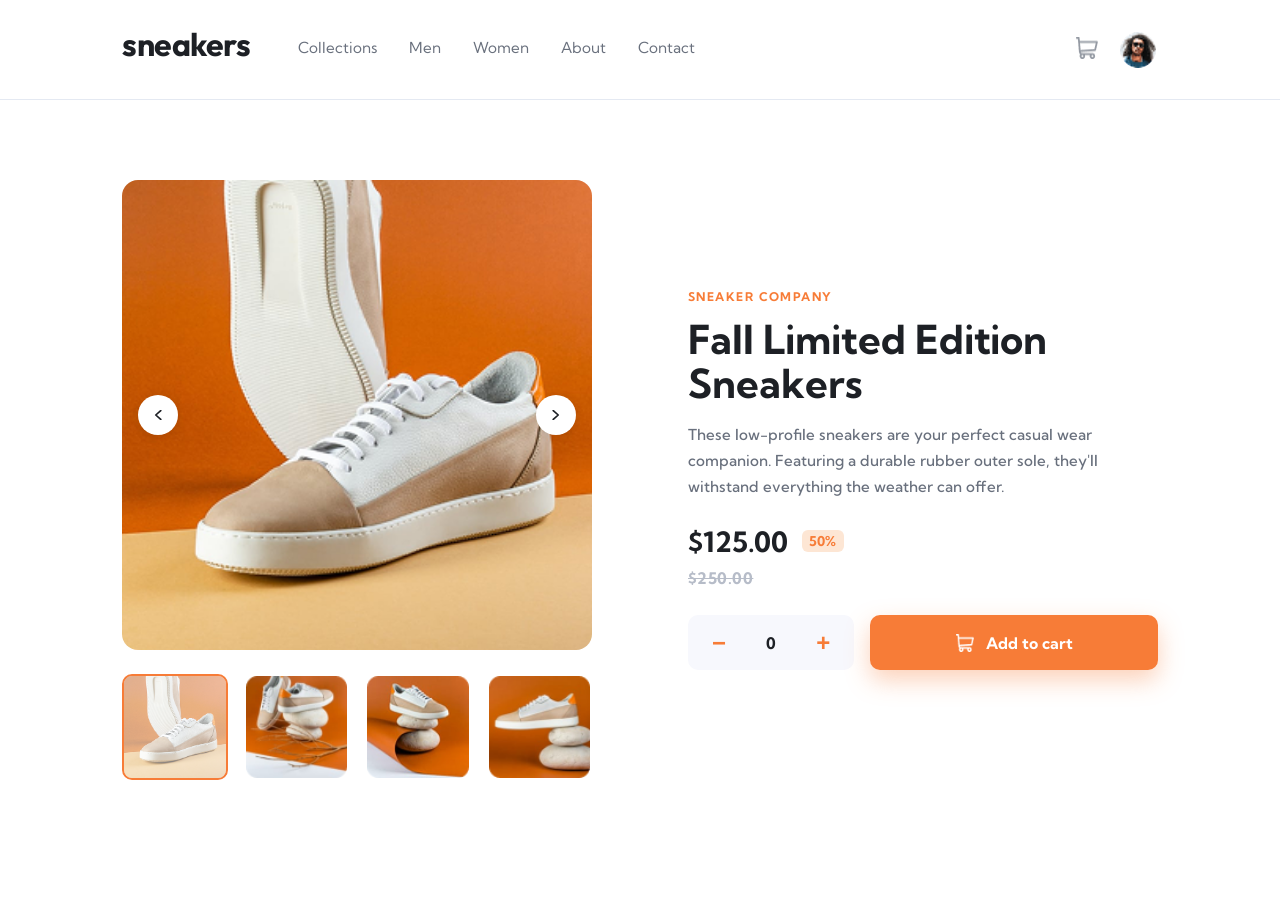
<file: index.html>
<!doctype html>
<html lang="en">
  <head>
    <meta charset="UTF-8" />
    <meta name="viewport" content="width=device-width, initial-scale=1.0" />
    <title>Sneakers</title>
    <link rel="preconnect" href="https://fonts.googleapis.com" />
    <link rel="preconnect" href="https://fonts.gstatic.com" crossorigin />
    <link
      href="https://fonts.googleapis.com/css2?family=Kumbh+Sans:wght@400;700&family=Outfit:wght@700&display=swap"
      rel="stylesheet"
    />
    <link rel="stylesheet" href="styles.css" />
  </head>
  <body>
    <header>
      <div class="nav-left">
        <button class="hamburger" aria-label="Open menu">
          <span></span>
          <span></span>
          <span></span>
        </button>
        <a href="#" class="logo">sneakers</a>
        <nav>
          <a href="#">Collections</a>
          <a href="#">Men</a>
          <a href="#">Women</a>
          <a href="#">About</a>
          <a href="#">Contact</a>
        </nav>
      </div>

      <div class="nav-right">
        <button class="cart-btn" aria-label="Open cart" id="cart-toggle">
          <img src="assets/cart-logo.png" alt="cart logo" />
          <span class="cart-count" id="cart-count" style="display: none"
            >0</span
          >
        </button>

        <div class="cart-dropdown" id="cart-dropdown">
          <div class="cart-dropdown-header">Cart</div>
          <div class="cart-dropdown-body" id="cart-body">
            <p
              style="
                color: var(--gray);
                font-size: 0.9rem;
                text-align: center;
                padding: 1rem 0;
              "
            >
              Your cart is empty.
            </p>
          </div>
        </div>

        <img src="assets/profile-pic.png" alt="User avatar" class="avatar" />
      </div>
    </header>

    <div class="overlay"></div>

<aside class="mobile-menu">
  <button id="close-menu" class="close-menu" aria-label="Close menu">
    <img src="assets/X-icon.png" alt="" />
  </button>
  <nav class="mobile-nav">
    <a href="#">Collections</a>
    <a href="#">Men</a>
    <a href="#">Women</a>
    <a href="#">About</a>
    <a href="#">Contact</a>
  </nav>
</aside>

    <main>
      <section class="gallery">
        <div class="gallery-main">
          <img
            src="assets/image1.png"
            alt="Fall Limited Edition Sneakers"
            id="main-img"
          />
          <button
            class="gallery-nav gallery-prev"
            aria-label="Previous image"
            id="prev-btn"
          >
            <svg viewBox="0 0 12 18"><polyline points="11 1 2 9 11 17" /></svg>
          </button>
          <button
            class="gallery-nav gallery-next"
            aria-label="Next image"
            id="next-btn"
          >
            <svg viewBox="0 0 12 18"><polyline points="1 1 10 9 1 17" /></svg>
          </button>
        </div>
        <div class="gallery-thumbs">
          <button class="thumb-btn active" data-index="0">
            <img src="assets/image1.png" alt="Product thumbnail 1" />
          </button>
          <button class="thumb-btn" data-index="1">
            <img src="assets/image2.png" alt="Product thumbnail 2" />
          </button>
          <button class="thumb-btn" data-index="2">
            <img src="assets/image3.png" alt="Product thumbnail 3" />
          </button>
          <button class="thumb-btn" data-index="3">
            <img src="assets/image4.png" alt="Product thumbnail 4" />
          </button>
        </div>
      </section>

      <section class="product">
        <p class="product-brand">Sneaker Company</p>
        <h1 class="product-title">Fall Limited Edition Sneakers</h1>
        <p class="product-desc">
          These low-profile sneakers are your perfect casual wear companion.
          Featuring a durable rubber outer sole, they'll withstand everything
          the weather can offer.
        </p>

        <div class="pricing">
          <div class="pricing-left">
            <span class="price-current">$125.00</span>
            <span class="price-badge">50%</span>
          </div>
          <span class="price-original">$250.00</span>
        </div>

        <div class="quantity-cart">
          <div class="quantity">
            <button
              class="qty-btn"
              id="qty-minus"
              aria-label="Decrease quantity"
            >
              &#8722;
            </button>
            <span class="qty-value" id="qty-value">0</span>
            <button
              class="qty-btn"
              id="qty-plus"
              aria-label="Increase quantity"
            >
              &#43;
            </button>
          </div>
          <button class="btn-add" id="add-to-cart">
            <img class="cart-logo" src="assets/cart-logo.png" alt="cart" />
            Add to cart
          </button>
        </div>
      </section>
    </main>

    <div id="lightbox-overlay" class="lightbox-overlay">
      <div class="lightbox">
    
        <button id="lightbox-close" class="lightbox-close">
          <img src="assets/X-icon.png" alt="">
        </button>
    
        <button id="lightbox-prev" class="gallery-nav gallery-prev">
          <svg viewBox="0 0 12 18">
            <polyline points="11 1 2 9 11 17" />
          </svg>
        </button>
    
        <img
          id="lightbox-main-img"
          src="assets/image1.png"
          alt="Product image"
        >
    
        <button id="lightbox-next" class="gallery-nav gallery-next">
          <svg viewBox="0 0 12 18">
            <polyline points="1 1 10 9 1 17" />
          </svg>
        </button>
    
        <div class="lightbox-thumbs">
          <button class="lightbox-thumb" data-index="0">
            <img src="assets/image1.png" alt="">
          </button>
    
          <button class="lightbox-thumb" data-index="1">
            <img src="assets/image2.png" alt="">
          </button>
    
          <button class="lightbox-thumb" data-index="2">
            <img src="assets/image3.png" alt="">
          </button>
    
          <button class="lightbox-thumb" data-index="3">
            <img src="assets/image4.png" alt="">
          </button>
        </div>
    
      </div>
    </div>

    <script src="main.js"></script>
  </body>
</html>
</file>
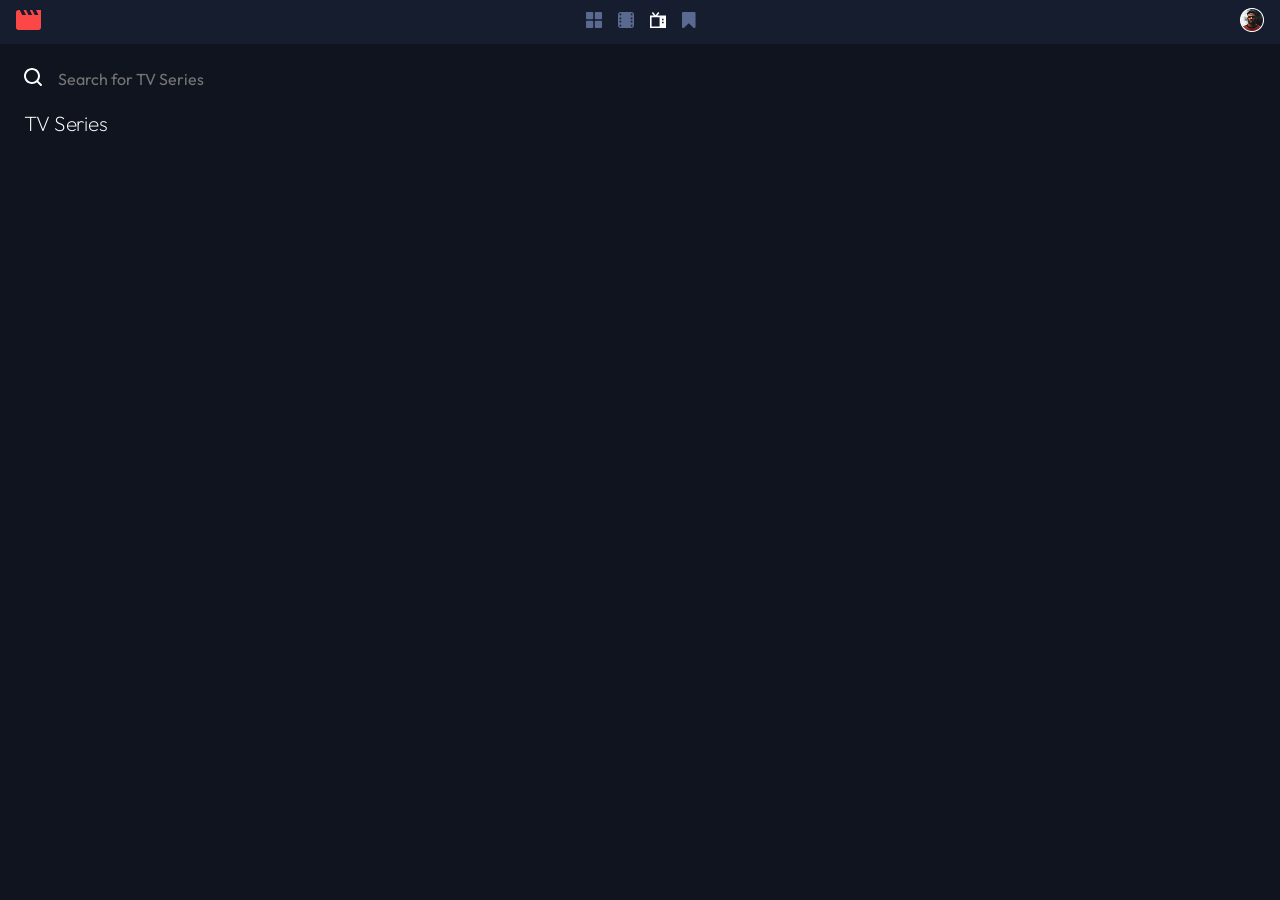
<file: film Web/index.html>
<!DOCTYPE html>
<html lang="en">
  <head>
    <meta charset="UTF-8" />
    <meta http-equiv="X-UA-Compatible" content="IE=edge" />
    <link rel="stylesheet" href="styles.css" />
    <meta name="viewport" content="width=device-width, initial-scale=1.0" />
    <title>Document</title>
    <link rel="preconnect" href="https://fonts.googleapis.com" />
    <link rel="preconnect" href="https://fonts.gstatic.com" crossorigin />
    <link
      href="https://fonts.googleapis.com/css2?family=Outfit:wght@100..900&display=swap"
      rel="stylesheet"
    />
    <script src="app.js" defer></script>
  </head>
  <body>
    <nav>
      <a href="#"><img src="assets/filmLogo.svg" alt="main-logo" /></a>
      <div class="middle-container">
        <a href="#" class="nav1_logo"><img src="assets/nav1.svg" alt="" /></a>
        <a href="#" class="nav2_logo"><img src="assets/nav2.svg" alt="" /></a>
        <a href="#" class="nav3_logo"><img src="assets/nav3.svg" alt="" /></a>
        <a href="#" class="nav4_logo"><img src="assets/nav4.svg" alt="" /></a>
      </div>
      <a href="#" class="profile-logo"
        ><img src="assets/profile-pic.png" alt=""
      /></a>
    </nav>

    <main>
      <div class="search-container">
        <button class="search-button" type="button" aria-label="Search">
          <img src="assets/search-icon.svg" alt="" class="search-logo" />
        </button>

        <form class="search-form" action="/search" method="GET">
          <input
            type="search"
            placeholder="Search for TV Series"
            name="q"
            aria-label="Search site"
          />
        </form>
      </div>

      <h2 class="container-title">TV Series</h2>
      <section class="tv-series" id="tv-series">
        <div class="film-card"></div>
      </section>
    </main>
    <footer></footer>
  </body>
</html>
</file>
<file: styles.css>
@import url("https://fonts.googleapis.com/css2?family=Kumbh+Sans:wght@400;700&family=Outfit:wght@700&display=swap");

*,
*::before,
*::after {
  box-sizing: border-box;
  margin: 0;
  padding: 0;
}

:root {
  --orange: #f77c37;
  --orange-pale: #fde6d4;
  --dark: #1d2025;
  --gray: #69707d;
  --light-gray: #b6bcc8;
  --border: #e4e9f2;
  --white: #ffffff;
}

body {
  font-family: "Kumbh Sans", sans-serif;
  background: var(--white);
  color: var(--dark);
}

header {
  display: flex;
  align-items: center;
  justify-content: space-between;
  padding: 1.25rem 1.5rem;
  border-bottom: 1px solid var(--border);
  position: sticky;
  top: 0;
  background: var(--white);
  z-index: 100;
}

.nav-left {
  display: flex;
  align-items: center;
  gap: 1rem;
}

.hamburger {
  background: none;
  border: none;
  cursor: pointer;
  display: flex;
  flex-direction: column;
  gap: 5px;
  padding: 4px;
  margin-bottom: 5px;
}

.hamburger span {
  display: block;
  width: 22px;
  height: 2px;
  background: var(--dark);
  border-radius: 2px;
}

.logo {
  font-family: "Outfit", sans-serif;
  font-size: 2rem;
  font-weight: 700;
  color: var(--dark);
  margin-bottom: 11px;
  text-decoration: none;
  letter-spacing: -0.5px;
}

.overlay {
  position: fixed;
  inset: 0;
  background: rgba(0, 0, 0, 0.4);

  backdrop-filter: blur(4px);

  opacity: 0;
  visibility: hidden;

  transition: all 0.3s ease;

  z-index: 900;
}

.lightbox-overlay {
  position: fixed;
  inset: 0;

  background: rgba(0, 0, 0, 0.75);

  display: none;

  justify-content: center;
  align-items: center;

  z-index: 1000;
}

.lightbox-overlay.open {
  display: flex;
}

.lightbox {
  position: relative;
  width: 550px;
}

.lightbox-main-img {
  width: 100%;
}

#lightbox-main-img {
  width: 100%;
  border-radius: 16px;
}

.lightbox-thumbs {
  display: flex;
  gap: 1rem;
  margin-top: 1rem;
}

.lightbox-thumb {
  flex: 1;
  border: none;
  background: none;
  cursor: pointer;
}

.lightbox-thumb img {
  width: 100%;
  border-radius: 10px;
}

.lightbox-close {
  position: absolute;
  right: 0;
  top: -40px;

  background: none;
  border: none;
  cursor: pointer;
}


.mobile-menu {
  position: fixed;
  top: 0;
  left: 0;

  width: 250px;
  height: 100vh;

  background: white;

  transform: translateX(-100%);
  transition: transform 0.3s ease;

  z-index: 1000;

  padding: 6rem 2rem 2rem;
}

.mobile-nav {
  display: flex;
  flex-direction: column;
  gap: 1.5rem;
}

.mobile-nav a {
  text-decoration: none;
  color: var(--dark);
  font-weight: 700;
  font-size: 1.1rem;
  font-family: Kumbh Sans;
  font-style: Bold;
  line-height: 100%;
  letter-spacing: 3%;

}

.close-menu {
  position: absolute;
  top: 1.5rem;
  left: 1.5rem;

  background: none;
  border: none;
  cursor: pointer;
  padding: 0;
}

.close-menu img {
  width: 16px; /* adjust as needed */
  height: 16px;
  display: block;
}
.mobile-menu.open {
  transform: translateX(0);
}

.overlay.open {
  opacity: 1;
  visibility: visible;
}

nav {
  display: none;
}

.nav-right {
  display: flex;
  align-items: center;
  gap: 1rem;
  position: relative;
}

.cart-btn {
  background: none;
  border: none;
  cursor: pointer;
  position: relative;
  padding: 4px;
}

.cart-btn img {
  width: 22px;
  height: 22px;
  opacity: 0.7;
  transition: opacity 0.2s;
}

.cart-btn:hover img {
  opacity: 1;
}

.cart-count {
  position: absolute;
  top: 0;
  right: 0;
  background: var(--orange);
  color: var(--white);
  font-size: 0.6rem;
  font-weight: 700;
  width: 16px;
  height: 16px;
  border-radius: 50%;
  display: flex;
  align-items: center;
  justify-content: center;
}

.avatar {
  width: 32px;
  height: 32px;
  border-radius: 50%;
  object-fit: cover;
  border: 2px solid transparent;
  transition: border-color 0.2s;
  cursor: pointer;
}

.avatar:hover {
  border-color: var(--orange);
}

.cart-dropdown {
  display: none;
  position: absolute;
  top: calc(100% + 1rem);
  right: 0;
  background: var(--white);
  border-radius: 12px;
  box-shadow: 0 8px 40px rgba(0, 0, 0, 0.15);
  width: 320px;
  z-index: 200;
  overflow: hidden;
}

.cart-dropdown.open {
  display: block;
}

.cart-dropdown-header {
  padding: 1.25rem 1.5rem;
  border-bottom: 1px solid var(--border);
  font-weight: 700;
  font-size: 0.95rem;
}

.cart-dropdown-body {
  padding: 1.5rem;
  display: flex;
  flex-direction: column;
  gap: 1rem;
}

.cart-item {
  display: flex;
  align-items: center;
  gap: 1rem;
}

.cart-item img {
  width: 52px;
  height: 52px;
  border-radius: 6px;
  object-fit: cover;
}

.cart-item-info {
  flex: 1;
}

.cart-item-name {
  font-size: 0.9rem;
  color: var(--gray);
  margin-bottom: 4px;
}

.cart-item-price {
  font-size: 0.9rem;
  color: var(--gray);
}

.cart-item-price strong {
  color: var(--dark);
  font-weight: 700;
}

.cart-delete {
  background: none;
  border: none;
  cursor: pointer;
  padding: 4px;
}

.cart-delete svg {
  width: 16px;
  height: 16px;
  fill: var(--light-gray);
  transition: fill 0.2s;
}

.cart-delete:hover svg {
  fill: var(--dark);
}

.btn-checkout {
  display: block;
  width: 100%;
  padding: 1rem;
  background: var(--orange);
  color: var(--white);
  border: none;
  border-radius: 10px;
  font-family: "Kumbh Sans", sans-serif;
  font-weight: 700;
  font-size: 0.95rem;
  cursor: pointer;
  transition: background 0.2s;
}

.btn-checkout:hover {
  background: #e06820;
}

.gallery {
  position: relative;
}

.gallery-main {
  position: relative;
  overflow: hidden;
  aspect-ratio: 1 / 1;
}

.gallery-main img {
  width: 100%;
  height: 100%;
  object-fit: cover;
  display: block;
}

.gallery-nav {
  position: absolute;
  top: 50%;
  transform: translateY(-50%);
  background: var(--white);
  border: none;
  border-radius: 50%;
  width: 40px;
  height: 40px;
  display: flex;
  align-items: center;
  justify-content: center;
  cursor: pointer;
  box-shadow: 0 2px 10px rgba(0, 0, 0, 0.1);
  transition: background 0.2s;
}

.gallery-nav:hover {
  background: var(--orange-pale);
}

.gallery-nav svg {
  width: 10px;
  height: 10px;
  fill: none;
  stroke: var(--dark);
  stroke-width: 3;
  stroke-linecap: round;
  stroke-linejoin: round;
}

.gallery-prev {
  left: 1rem;
}

.gallery-next {
  right: 1rem;
}

.gallery-thumbs {
  display: none;
}

.product {
  padding: 1.75rem 1.5rem 3rem;
}

.product-brand {
  font-size: 0.75rem;
  font-weight: 700;
  letter-spacing: 0.12em;
  text-transform: uppercase;
  color: var(--orange);
  margin-bottom: 0.85rem;
}

.product-title {
  font-family: "Kumbh Sans", sans-serif;
  font-size: 1.75rem;
  font-weight: 700;
  line-height: 1.1;
  color: var(--dark);
  margin-bottom: 1rem;
}

.product-desc {
  font-size: 0.95rem;
  font-weight: 500;
  line-height: 1.7;
  color: var(--gray);
  margin-bottom: 1.5rem;
}

.pricing {
  display: flex;
  align-items: center;
  justify-content: space-between;
  margin-bottom: 1.5rem;
}

.pricing-left {
  display: flex;
  align-items: center;
  gap: 0.85rem;
}

.price-current {
  font-size: 1.75rem;
  font-weight: 700;
  color: var(--dark);
}

.price-badge {
  background: var(--orange-pale);
  color: var(--orange);
  font-size: 0.85rem;
  font-weight: 700;
  padding: 0.2em 0.55em;
  border-radius: 6px;
}

.price-original {
  font-family: "Kumbh Sans", sans-serif;
  font-size: 1rem;
  font-weight: 700;
  line-height: 26px;
  letter-spacing: 0.03em;
  color: var(--light-gray);
  text-decoration: line-through;
}

.quantity-cart {
  display: flex;
  flex-direction: column;
  gap: 1rem;
}

.quantity {
  display: flex;
  align-items: center;
  justify-content: space-between;
  background: #f7f8fd;
  border-radius: 10px;
  padding: 0.85rem 1.25rem;
}

.qty-btn {
  background: none;
  border: none;
  cursor: pointer;
  color: var(--orange);
  font-size: 1.5rem;
  font-weight: 700;
  line-height: 1;
  padding: 0 4px;
  transition: opacity 0.2s;
}

.qty-btn:hover {
  opacity: 0.7;
}

.qty-value {
  font-weight: 700;
  font-size: 1rem;
  color: var(--dark);
  min-width: 2ch;
  text-align: center;
}

.btn-add {
  display: flex;
  align-items: center;
  justify-content: center;
  gap: 0.75rem;
  width: 100%;
  padding: 1.1rem;
  background: var(--orange);
  color: var(--white);
  border: none;
  border-radius: 10px;
  font-family: "Kumbh Sans", sans-serif;
  font-weight: 700;
  font-size: 1rem;
  cursor: pointer;
  box-shadow: 0 10px 25px rgba(247, 124, 55, 0.35);
  transition:
    background 0.2s,
    box-shadow 0.2s;
}

.btn-add:hover {
  background: #ffb76b;
  box-shadow: 0 10px 25px rgba(247, 124, 55, 0.5);
}

.btn-add img {
  width: 18px;
  height: 18px;
  filter: brightness(0) invert(1);
}

@media (min-width: 768px) {
  header {
    padding: 1.5rem 2.5rem;
  }

  .hamburger {
    display: none;
  }

  nav {
    display: flex;
    align-items: center;
    gap: 2rem;
    margin-left: 2rem;
  }

  nav a {
    text-decoration: none;
    color: var(--gray);
    font-size: 0.95rem;
    font-weight: 400;
    position: relative;
    padding-bottom: 4px;
    transition: color 0.2s;
  }

  nav a::after {
    content: "";
    position: absolute;
    bottom: -40px;
    left: 0;
    width: 0;
    height: 3px;
    background: var(--orange);
    transition: width 0.25s;
  }

  nav a:hover,
  nav a.active {
    color: var(--dark);
  }

  nav a:hover::after,
  nav a.active::after {
    width: 100%;
  }

  .avatar {
    width: 40px;
    height: 40px;
  }

  .gallery {
    display: flex;
    flex-direction: column;
    gap: 1.5rem;
  }

  .lightbox .gallery-nav {
    display: flex;
    z-index: 5;
  }

  .lightbox .gallery-prev {
    left: -20px;
  }
  
  .lightbox .gallery-next {
    right: -20px;
  }
  
  .gallery-main {
    border-radius: 16px;
    cursor: pointer;
  }

  .gallery-thumbs {
    display: flex;
    gap: 1rem;
  }

  .thumb-btn {
    background: none;
    border: 2px solid transparent;
    border-radius: 10px;
    overflow: hidden;
    cursor: pointer;
    flex: 1;
    aspect-ratio: 1 / 1;
    transition: border-color 0.2s;
    padding: 0;
  }

  .thumb-btn.active {
    border-color: var(--orange);
  }

  .thumb-btn img {
    width: 100%;
    height: 100%;
    object-fit: cover;
    display: block;
    transition: opacity 0.2s;
  }

  .thumb-btn.active img,
  .thumb-btn:hover img {
    opacity: 0.5;
  }

  .product-title {
    font-size: 2.5rem;
  }

  .pricing {
    flex-direction: column;
    align-items: flex-start;
    gap: 0.4rem;
  }

  .quantity-cart {
    flex-direction: row;
  }

  .quantity {
    flex: 1;
  }

  .btn-add {
    flex: 2;
  }
}

@media (min-width:768px) {
  body > header {
    padding-left: calc((100% - 1100px) / 2 + 2rem);
    padding-right: calc((100% - 1100px) / 2 + 2rem);
  }

  main {
    max-width: 1100px;
    margin: 0 auto;
    display: grid;
    grid-template-columns: 1fr 1fr;
    gap: 6rem;
    align-items: center;
    padding: 5rem 2rem;
  }
  .mobile-menu,
  .overlay {
    display: none;
  }

  .product {
    padding: 0;
  }

  .lightbox-thumb {
    border: 2px solid transparent;
    border-radius: 10px;
    overflow: hidden;
  }

  .lightbox-thumb.active {
    border-color: var(--orange);
  }

  .lightbox-thumb.active img {
    opacity: 0.4;
  }

  .lightbox-thumb img {
    transition: opacity 0.2s;
  }
}
</file>
<file: film Web/styles.css>
* {
  padding: 0;
  margin: 0;
}
body {
  background: #10141e;
}

nav {
  width: 375;
  height: 56;
  opacity: 1;
  display: flex;
  justify-content: space-between;
  align-items: center;
  background: #161d2f;
  padding: 0.5rem 1rem;
}

.middle-container {
  justify-content: space-between;
  display: flex;
  gap: 1rem;
}

.search-container {
  width: 185;
  height: 24;
  top: 5rem;
  left: 1rem;
  opacity: 1;
  align-items: center;
  margin: 1.5rem;
  display: flex;
  justify-content: space-between;
  max-width: 12.5rem;
}
input {
  font-family: Outfit;
  font-weight: 400;
  font-size: 16px;
  line-height: 100%;
  letter-spacing: 0px;
  margin-left: 1rem;
  background: none;
  border: none;
  box-shadow: none;
  color: wheat;
}
button {
  background: none;
  border: none;
  outline: none;
  cursor: pointer;
}

h2 {
  margin-left: 1.5rem;
  margin-bottom: 2rem;
  color: #ffffff;
  width: 81;
  height: 25;
  top: 21rem;
  left: 1rem;
  opacity: 1;
  font-family: Outfit;
  font-weight: 200;
  font-size: 1.3rem;
  line-height: 100%;
  letter-spacing: -0.31px;
}

section {
  margin: 1rem;
  display: flex;
  flex-wrap: wrap;
  gap: 1rem;
}

section div {
  align-items: center;
}
.dot {
  margin-bottom: 0.2rem;
}

.movie-card p {
  color: #ffffff;
  opacity: 75%;
  gap: 1rem;
}

.description {
  display: flex;
  flex-wrap: wrap;
  gap: 0.5rem;
  align-items: center;
  width: 70%;
}

.description h2 {
  margin: 0rem;
  display: block;
  width: 80%;
}

@media (min-width: 768px) {
}
</file>
